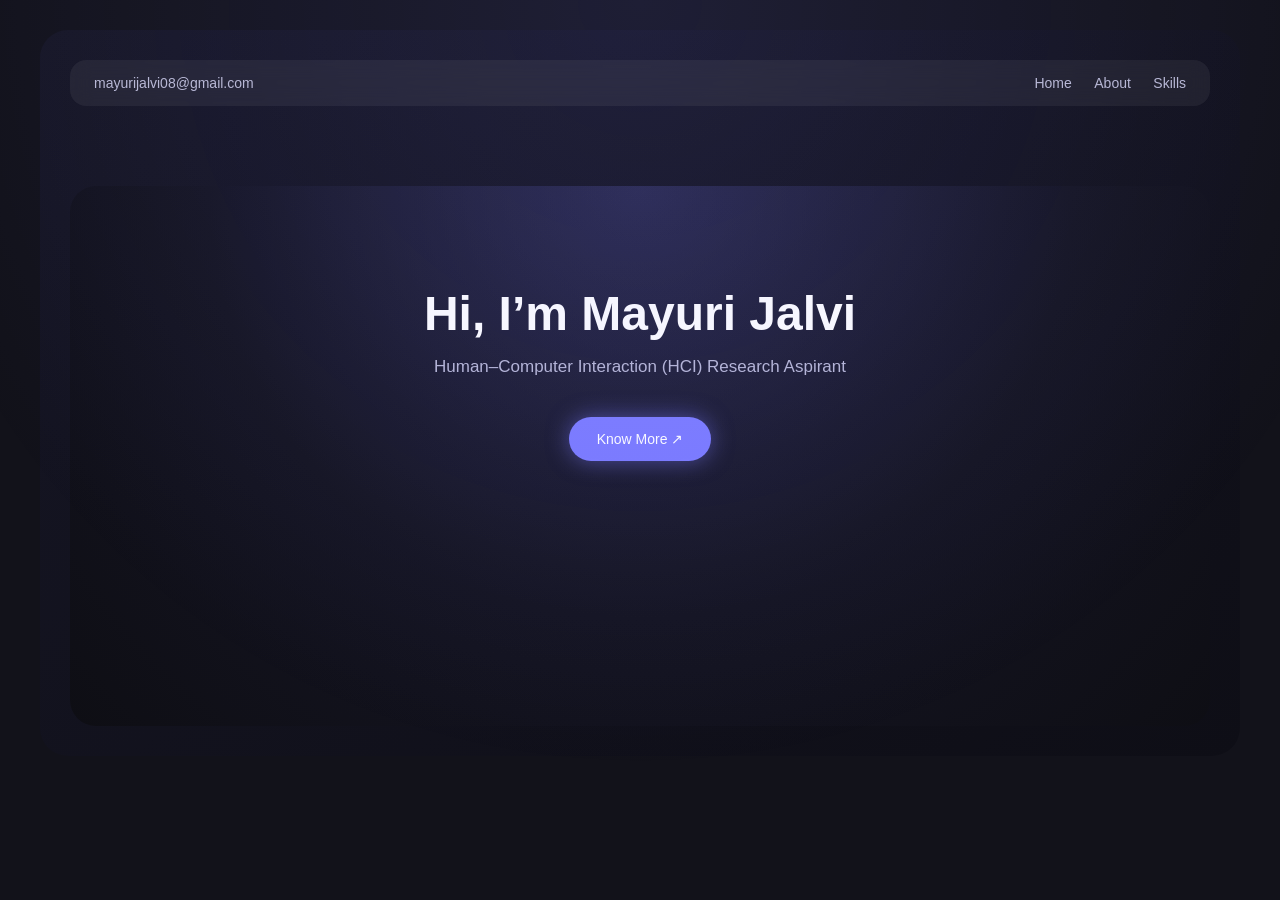
<file: portfolio/index.html>
<!DOCTYPE html>
<html lang="en">
<head>
  <meta charset="UTF-8" />
  <meta name="viewport" content="width=device-width, initial-scale=1.0"/>
  <title>Mayuri Jalvi | HCI Aspirant</title>
  <link rel="stylesheet" href="style.css"/>
</head>
<body>

<div class="wrapper">

  <!-- Top Bar -->
  <nav class="top-bar">
    <span class="email">mayurijalvi08@gmail.com</span>
    <div class="links">
      <a href="intro.html">Home</a>
      <a href="aboutme.html">About</a>
      <a href="skills.html">Skills</a>
    </div>
  </nav>

  <!-- Hero -->
  <section class="hero">
    <h1>Hi, I’m Mayuri Jalvi</h1>
    <p class="subtitle">
      Human–Computer Interaction (HCI) Research Aspirant
    </p>
    <a href="aboutme.html" class="btn">Know More ↗</a>
  </section>

</div>

</body>
</html>
</file>
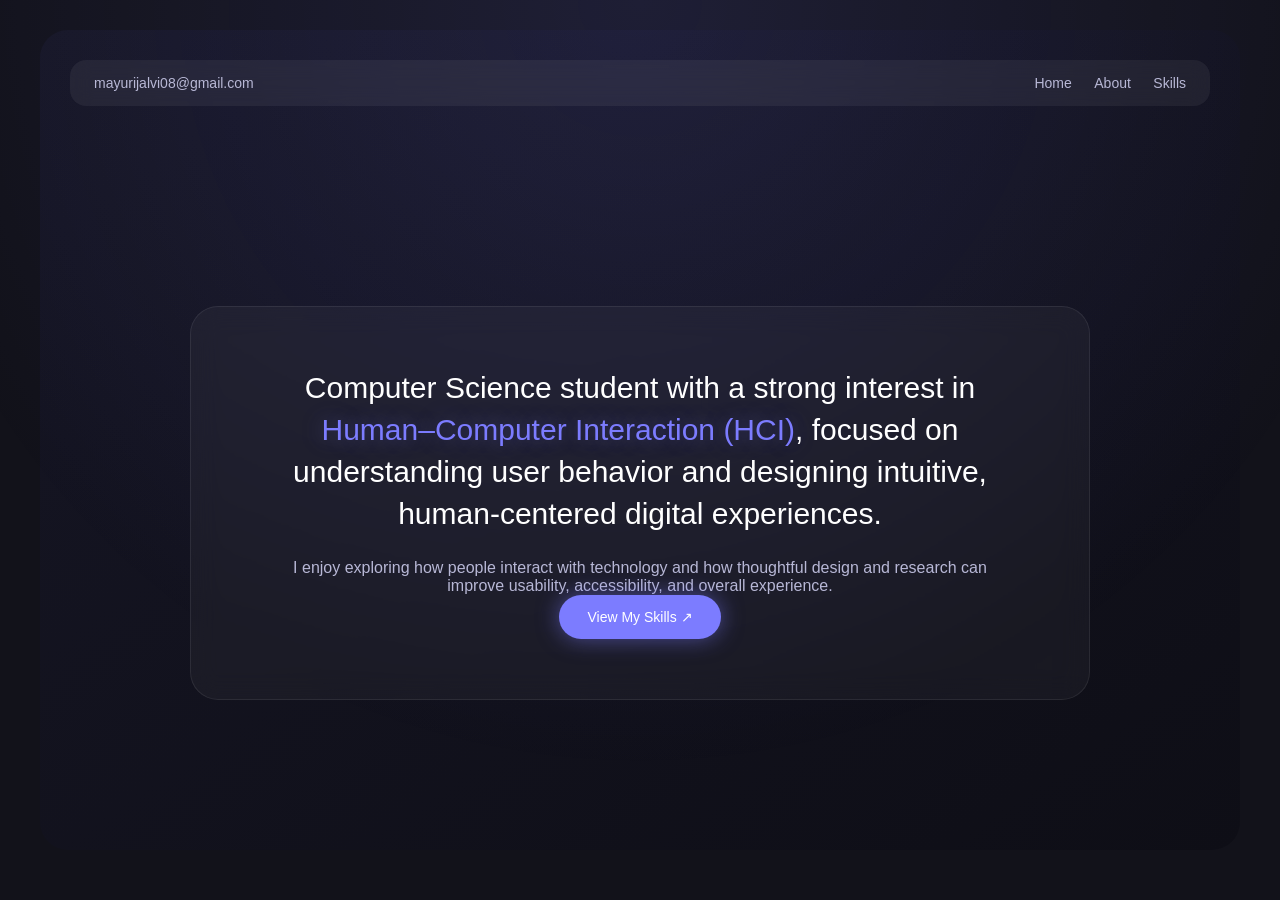
<file: aboutme.html>
<!DOCTYPE html>
<html lang="en">
<head>
  <meta charset="UTF-8" />
  <meta name="viewport" content="width=device-width, initial-scale=1.0"/>
  <title>About Me | Mayuri Jalvi</title>
  <link rel="stylesheet" href="style.css"/>
</head>
<body>

<div class="wrapper">

  <!-- Top Bar -->
  <nav class="top-bar">
    <span class="email">mayurijalvi08@gmail.com</span>
    <div class="links">
      <a href="intro.html">Home</a>
      <a href="about.html">About</a>
      <a href="skills.html">Skills</a>
    </div>
  </nav>

  <!-- About Section -->
  <section class="about-creative">
    <div class="about-box">

      <p class="about-text">
        Computer Science student with a strong interest in
        <span>Human–Computer Interaction (HCI)</span>, focused on
        understanding user behavior and designing intuitive,
        human-centered digital experiences.
      </p>

      <p class="about-sub">
        I enjoy exploring how people interact with technology and
        how thoughtful design and research can improve usability,
        accessibility, and overall experience.
      </p>

      <a href="skills.html" class="btn">View My Skills ↗</a>

    </div>
  </section>

</div>

</body>
</html>
</file>
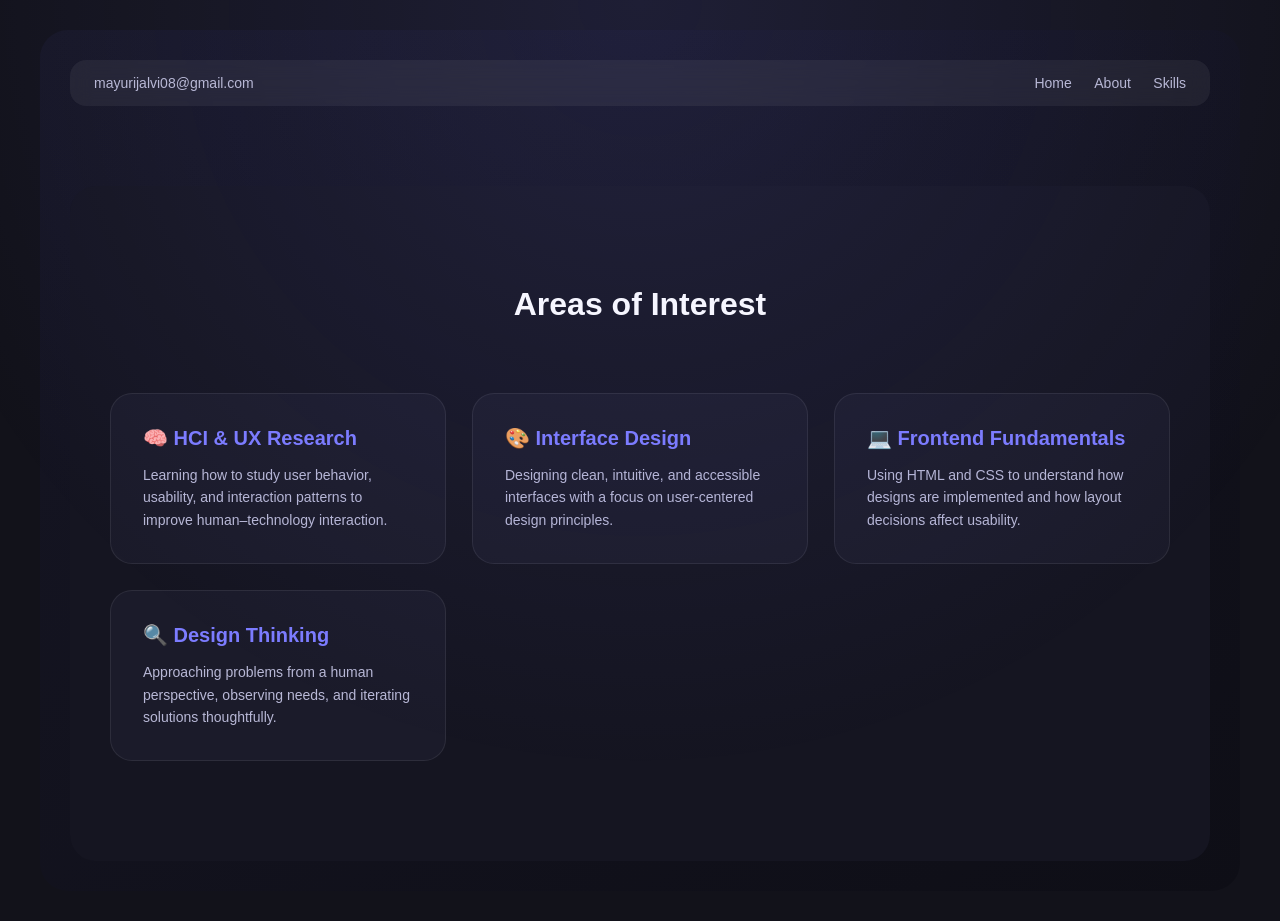
<file: skills.html>
<!DOCTYPE html>
<html lang="en">
<head>
  <meta charset="UTF-8" />
  <meta name="viewport" content="width=device-width, initial-scale=1.0"/>
  <title>Skills | Mayuri Jalvi</title>
  <link rel="stylesheet" href="style.css"/>
</head>
<body>

<div class="wrapper">

  <!-- Top Bar -->
  <nav class="top-bar">
    <span class="email">mayurijalvi08@gmail.com</span>
    <div class="links">
      <a href="intro.html">Home</a>
      <a href="aboutme.html">About</a>
      <a href="skills.html">Skills</a>
    </div>
  </nav>

  <!-- Skills -->
  <section class="skills">
    <h2 class="section-title">Areas of Interest</h2>

    <div class="cards">

      <div class="card">
        <h3>🧠 HCI & UX Research</h3>
        <p>
          Learning how to study user behavior, usability,
          and interaction patterns to improve human–technology interaction.
        </p>
      </div>

      <div class="card">
        <h3>🎨 Interface Design</h3>
        <p>
          Designing clean, intuitive, and accessible interfaces
          with a focus on user-centered design principles.
        </p>
      </div>

      <div class="card">
        <h3>💻 Frontend Fundamentals</h3>
        <p>
          Using HTML and CSS to understand how designs are implemented
          and how layout decisions affect usability.
        </p>
      </div>

      <div class="card">
        <h3>🔍 Design Thinking</h3>
        <p>
          Approaching problems from a human perspective,
          observing needs, and iterating solutions thoughtfully.
        </p>
      </div>

    </div>
  </section>

</div>

</body>
</html>
</file>
<file: portfolio/style.css>
/* RESET */
* {
  margin: 0;
  padding: 0;
  box-sizing: border-box;
  font-family: "Segoe UI", sans-serif;
}

/* COLOR VARIABLES */
:root {
  --bg-main: #12121a;
  --bg-section: #151521;
  --bg-card: #1b1b2a;
  --text-main: #ffffff;
  --text-muted: #b8b8d6;
  --accent: #7c7cff;
}

/* BODY */
body {
  background: var(--bg-main);
  color: var(--text-main);
}

/* SOFT GLOW BACKGROUND */
body::before {
  content: "";
  position: fixed;
  inset: 0;
  background: radial-gradient(
    circle at top,
    rgba(124, 124, 255, 0.12),
    transparent 70%
  );
  pointer-events: none;
}

/* WRAPPER */
.wrapper {
  max-width: 1200px;
  margin: 30px auto;
  padding: 30px;
  background: linear-gradient(145deg, #161625, #0e0e16);
  border-radius: 28px;
}

/* TOP BAR */
.top-bar {
  display: flex;
  justify-content: space-between;
  align-items: center;
  padding: 14px 24px;
  background: rgba(255, 255, 255, 0.06);
  border-radius: 16px;
  backdrop-filter: blur(10px);
  margin-bottom: 80px;
}

.email {
  font-size: 14px;
  color: var(--text-muted);
}

.links a {
  margin-left: 18px;
  text-decoration: none;
  color: var(--text-muted);
  font-size: 14px;
  transition: 0.3s;
}

.links a:hover {
  color: var(--text-main);
}

/* HERO */
.hero {
  min-height: 60vh;
  text-align: center;
  padding: 100px 20px;
  background: radial-gradient(
    circle at top,
    rgba(124, 124, 255, 0.2),
    #141421 55%,
    #0e0e14
  );
  border-radius: 26px;
}

.hero h1 {
  font-size: 48px;
  margin-bottom: 16px;
}

.subtitle {
  font-size: 17px;
  color: var(--text-muted);
  margin-bottom: 40px;
}

/* BUTTON */
.btn {
  display: inline-block;
  background: var(--accent);
  color: #fff;
  padding: 14px 28px;
  border-radius: 30px;
  text-decoration: none;
  font-size: 14px;
  box-shadow: 0 0 22px rgba(124, 124, 255, 0.5);
  transition: 0.3s ease;
}

.btn:hover {
  transform: translateY(-3px);
  box-shadow: 0 0 35px rgba(124, 124, 255, 0.7);
}

/* ABOUT SECTION */
.about-creative {
  padding: 120px 40px;
  text-align: center;
}

.about-box {
  max-width: 900px;
  margin: auto;
  padding: 60px;
  border-radius: 28px;
  background: rgba(255, 255, 255, 0.04);
  border: 1px solid rgba(255, 255, 255, 0.08);
  backdrop-filter: blur(14px);
}

.about-text {
  font-size: 30px;
  line-height: 1.4;
  margin-bottom: 24px;
}

.about-text span {
  color: var(--accent);
  text-shadow: 0 0 22px rgba(124, 124, 255, 0.4);
}

.about-sub {
  font-size: 16px;
  color: var(--text-muted);
  max-width: 720px;
  margin: auto;
}

/* SKILLS */
.skills {
  padding: 100px 40px;
  background: var(--bg-section);
  border-radius: 26px;
}

.section-title {
  text-align: center;
  font-size: 32px;
  margin-bottom: 70px;
}

/* CARDS */
.cards {
  display: grid;
  grid-template-columns: repeat(auto-fit, minmax(260px, 1fr));
  gap: 26px;
  max-width: 1100px;
  margin: auto;
}

.card {
  background: var(--bg-card);
  border-radius: 22px;
  padding: 32px;
  border: 1px solid rgba(255, 255, 255, 0.08);
  transition: 0.35s ease;
}

.card:hover {
  transform: translateY(-8px);
  border-color: var(--accent);
}

.card h3 {
  font-size: 20px;
  margin-bottom: 14px;
  color: var(--accent);
}

.card p {
  font-size: 14px;
  color: var(--text-muted);
  line-height: 1.6;
}

/* RESPONSIVE */
@media (max-width: 768px) {
  .hero h1 {
    font-size: 32px;
  }

  .about-text {
    font-size: 22px;
  }

  .top-bar {
    flex-direction: column;
    gap: 12px;
    text-align: center;
  }
}
</file>
<file: style.css>
/* RESET */
* {
  margin: 0;
  padding: 0;
  box-sizing: border-box;
  font-family: "Segoe UI", sans-serif;
}

/* COLOR VARIABLES */
:root {
  --bg-main: #12121a;
  --bg-section: #151521;
  --bg-card: #1b1b2a;
  --text-main: #ffffff;
  --text-muted: #b8b8d6;
  --accent: #7c7cff;
}

/* BODY */
body {
  background: var(--bg-main);
  color: var(--text-main);
}

/* SOFT GLOW BACKGROUND */
body::before {
  content: "";
  position: fixed;
  inset: 0;
  background: radial-gradient(
    circle at top,
    rgba(124, 124, 255, 0.12),
    transparent 70%
  );
  pointer-events: none;
}

/* WRAPPER */
.wrapper {
  max-width: 1200px;
  margin: 30px auto;
  padding: 30px;
  background: linear-gradient(145deg, #161625, #0e0e16);
  border-radius: 28px;
}

/* TOP BAR */
.top-bar {
  display: flex;
  justify-content: space-between;
  align-items: center;
  padding: 14px 24px;
  background: rgba(255, 255, 255, 0.06);
  border-radius: 16px;
  backdrop-filter: blur(10px);
  margin-bottom: 80px;
}

.email {
  font-size: 14px;
  color: var(--text-muted);
}

.links a {
  margin-left: 18px;
  text-decoration: none;
  color: var(--text-muted);
  font-size: 14px;
  transition: 0.3s;
}

.links a:hover {
  color: var(--text-main);
}

/* HERO */
.hero {
  min-height: 60vh;
  text-align: center;
  padding: 100px 20px;
  background: radial-gradient(
    circle at top,
    rgba(124, 124, 255, 0.2),
    #141421 55%,
    #0e0e14
  );
  border-radius: 26px;
}

.hero h1 {
  font-size: 48px;
  margin-bottom: 16px;
}

.subtitle {
  font-size: 17px;
  color: var(--text-muted);
  margin-bottom: 40px;
}

/* BUTTON */
.btn {
  display: inline-block;
  background: var(--accent);
  color: #fff;
  padding: 14px 28px;
  border-radius: 30px;
  text-decoration: none;
  font-size: 14px;
  box-shadow: 0 0 22px rgba(124, 124, 255, 0.5);
  transition: 0.3s ease;
}

.btn:hover {
  transform: translateY(-3px);
  box-shadow: 0 0 35px rgba(124, 124, 255, 0.7);
}

/* ABOUT SECTION */
.about-creative {
  padding: 120px 40px;
  text-align: center;
}

.about-box {
  max-width: 900px;
  margin: auto;
  padding: 60px;
  border-radius: 28px;
  background: rgba(255, 255, 255, 0.04);
  border: 1px solid rgba(255, 255, 255, 0.08);
  backdrop-filter: blur(14px);
}

.about-text {
  font-size: 30px;
  line-height: 1.4;
  margin-bottom: 24px;
}

.about-text span {
  color: var(--accent);
  text-shadow: 0 0 22px rgba(124, 124, 255, 0.4);
}

.about-sub {
  font-size: 16px;
  color: var(--text-muted);
  max-width: 720px;
  margin: auto;
}

/* SKILLS */
.skills {
  padding: 100px 40px;
  background: var(--bg-section);
  border-radius: 26px;
}

.section-title {
  text-align: center;
  font-size: 32px;
  margin-bottom: 70px;
}

/* CARDS */
.cards {
  display: grid;
  grid-template-columns: repeat(auto-fit, minmax(260px, 1fr));
  gap: 26px;
  max-width: 1100px;
  margin: auto;
}

.card {
  background: var(--bg-card);
  border-radius: 22px;
  padding: 32px;
  border: 1px solid rgba(255, 255, 255, 0.08);
  transition: 0.35s ease;
}

.card:hover {
  transform: translateY(-8px);
  border-color: var(--accent);
}

.card h3 {
  font-size: 20px;
  margin-bottom: 14px;
  color: var(--accent);
}

.card p {
  font-size: 14px;
  color: var(--text-muted);
  line-height: 1.6;
}

/* RESPONSIVE */
@media (max-width: 768px) {
  .hero h1 {
    font-size: 32px;
  }

  .about-text {
    font-size: 22px;
  }

  .top-bar {
    flex-direction: column;
    gap: 12px;
    text-align: center;
  }
}
</file>
